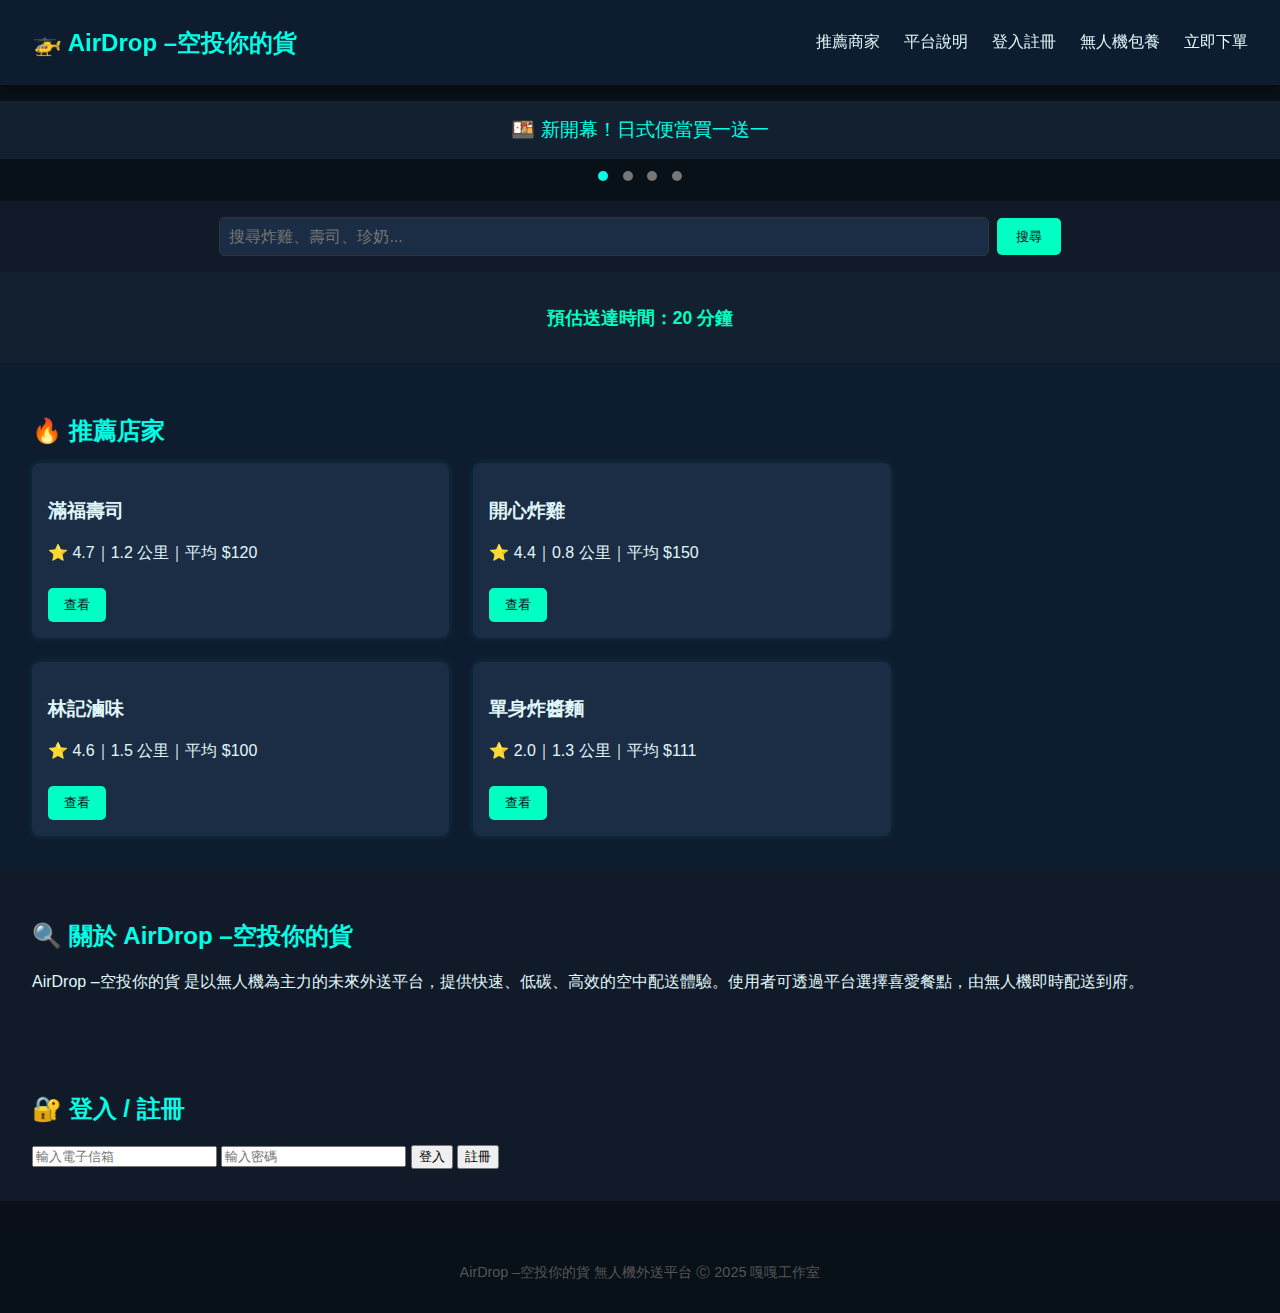
<file: index.html>
<!DOCTYPE html>
<html lang="zh-Hant">
<head>
  <meta charset="UTF-8">
  <meta name="viewport" content="width=device-width, initial-scale=1.0">
  <title>AirDrop –空投你的貨 無人機外送平台</title>
  <link rel="stylesheet" href="style.css">
  <script defer src="main.js"></script>
</head>
<body>
  <!-- 主導覽列 -->
  <nav class="navbar">
    <div class="nav-logo">🚁 AirDrop –空投你的貨</div>
    <ul class="nav-links">
      <li><a href="#featured">推薦商家</a></li>
      <li><a href="info.html">平台說明</a></li>
      <li><a href="#login">登入註冊</a></li>
      <li><a href="drone.html">無人機包養</a></li>
      <li><a href="order.html">立即下單</a></li>
    </ul>
  </nav>

  <!-- 輪播廣告區塊 -->
  <section class="carousel">
    <div class="carousel-container">
      <div class="carousel-slide active">🍱 新開幕！日式便當買一送一</div>
      <div class="carousel-slide">🍔 限時優惠！炸雞全品項 7 折</div>
      <div class="carousel-slide">🍜 免費外送券已發送至帳號</div>
      <div class="carousel-slide">🛸 無人機包養開放申請</div>
    </div>
    <div class="carousel-dots">
      <span class="dot active"></span>
      <span class="dot"></span>
      <span class="dot"></span>
      <span class="dot"></span>
    </div>
  </section>

  <!-- 搜尋欄 -->
  <section class="search-bar">
    <input type="text" placeholder="搜尋炸雞、壽司、珍奶...">
    <button>搜尋</button>
  </section>

  <!-- ETA 倒數 -->
  <section class="eta-box">
    <p>預估送達時間：<span id="eta">--</span></p>
  </section>

  <!-- 推薦店家 -->
  <section id="featured" class="featured-stores">
    <h2>🔥 推薦店家</h2>

    <div class="store-cards">

      <div class="store-card">
        <h3>滿福壽司</h3>
        <p>⭐ 4.7｜1.2 公里｜平均 $120</p>
        <button>查看</button>
      </div>

      <div class="store-card">
        <h3>開心炸雞</h3>
        <p>⭐ 4.4｜0.8 公里｜平均 $150</p>
        <button>查看</button>
      </div>

      <div class="store-card">
        <h3>林記滷味</h3>
        <p>⭐ 4.6｜1.5 公里｜平均 $100</p>
        <button>查看</button>
      </div>

      <div class="store-card">
        <h3>單身炸醬麵</h3>
        <p>⭐ 2.0｜1.3 公里｜平均 $111</p>
        <button>查看</button>
      </div>
    </div>
  </section>

  <!-- 關於平台 -->
  <section id="about" class="about-section">
    <h2>🔍 關於 AirDrop –空投你的貨</h2>
    <p>AirDrop –空投你的貨 是以無人機為主力的未來外送平台，提供快速、低碳、高效的空中配送體驗。使用者可透過平台選擇喜愛餐點，由無人機即時配送到府。</p>
  </section>

  <!-- 登入註冊模擬 -->
  <section id="login" class="login-section">
    <h2>🔐 登入 / 註冊</h2>
    <!-- <p>[ 模擬登入功能，無需實際帳密驗證 ]</p> -->
    <input type="text" placeholder="輸入電子信箱">
    <input type="password" placeholder="輸入密碼">
    <button>登入</button>
    <button>註冊</button>
  </section>

  <footer class="footer">
    <p>AirDrop –空投你的貨 無人機外送平台 Ⓒ 2025 嘎嘎工作室</p>
  </footer>

  <div class="toast" id="toast">📣 熱門店家「阿興便當」剛上架！</div>
</body>
</html>
</file>
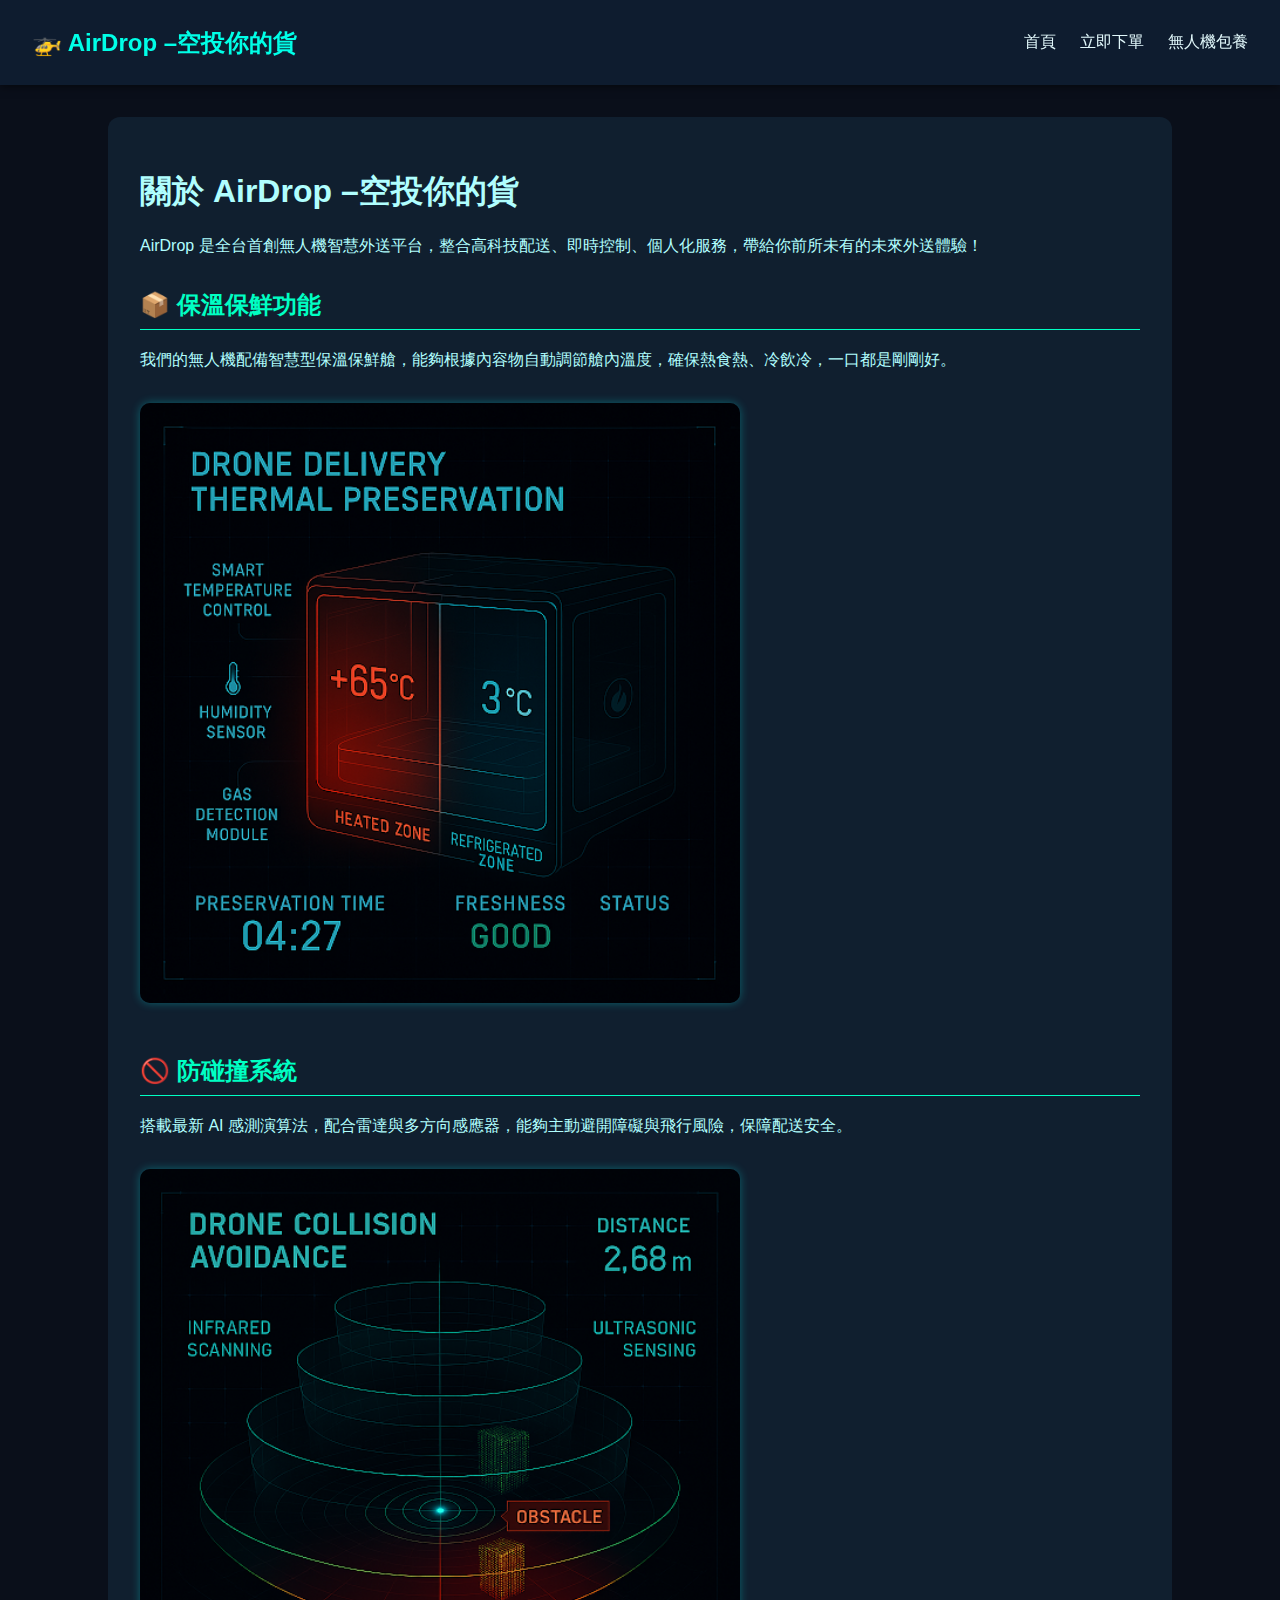
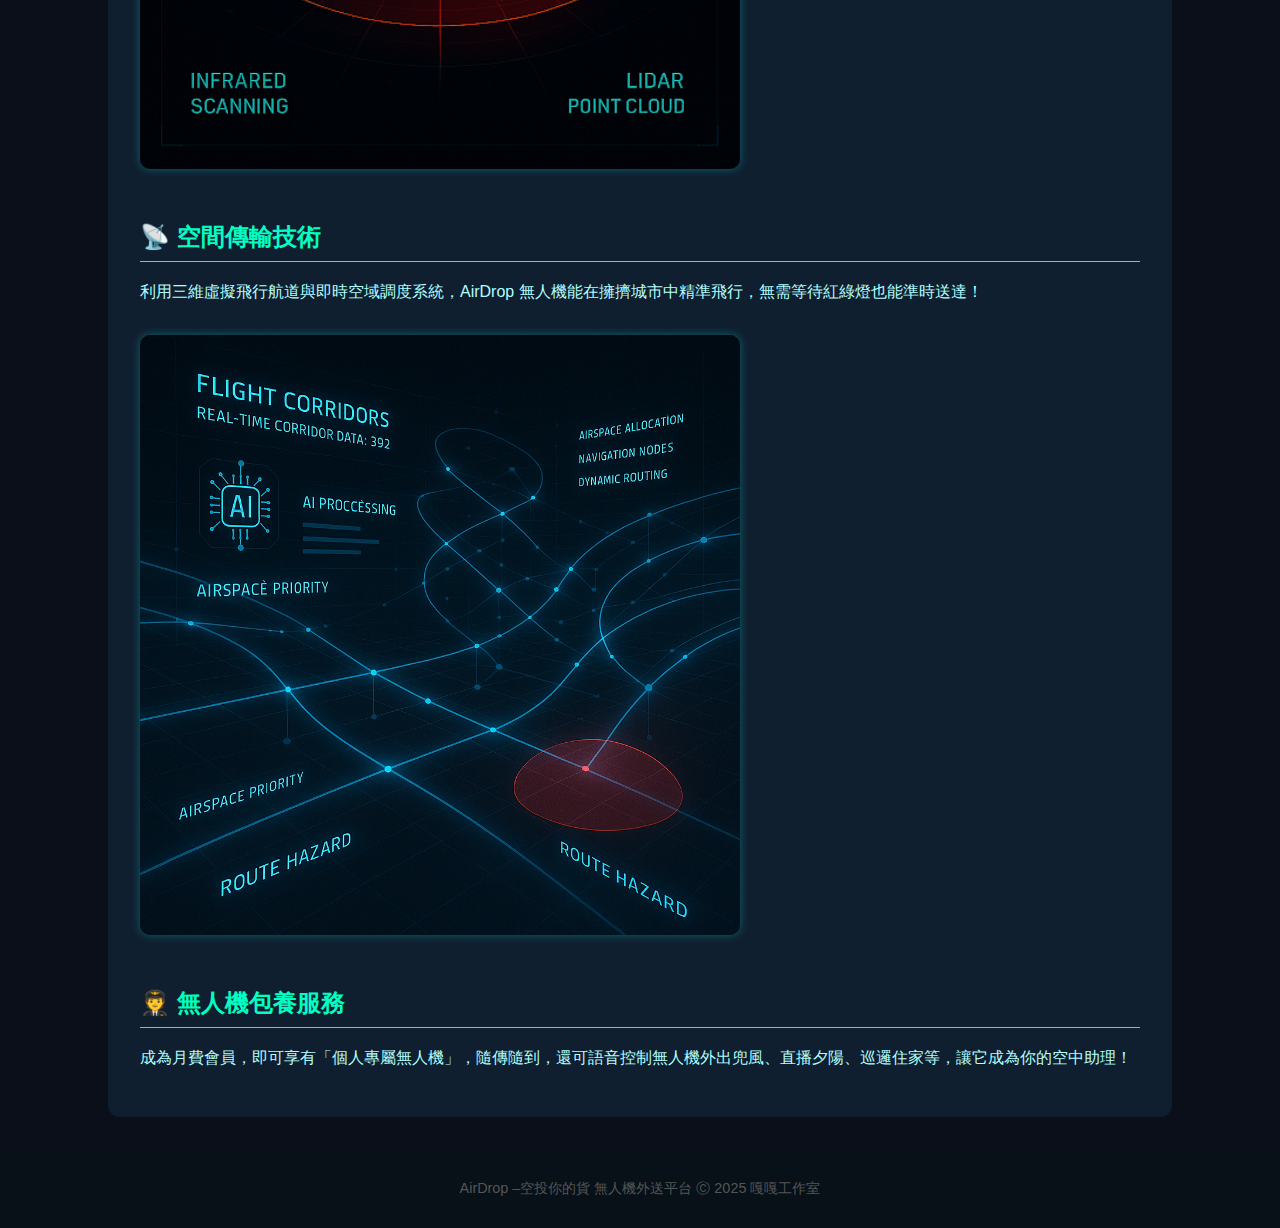
<file: info.html>
<!DOCTYPE html>
<html lang="zh-Hant">
<head>
  <meta charset="UTF-8" />
  <meta name="viewport" content="width=device-width, initial-scale=1.0" />
  <title>關於 AirDrop –空投你的貨 - 無人機外送說明</title>
  <link rel="stylesheet" href="style.css" />
  <style>
    .info-section {
      max-width: 1000px;
      margin: 2rem auto;
      background: #101f2f;
      padding: 2rem;
      border-radius: 12px;
      color: #b0fefe;
    }
    .info-section h2 {
      color: #00ffc3;
      margin-top: 2rem;
      border-bottom: 1px solid #00ffc3;
      padding-bottom: 0.5rem;
    }
    .info-section img {
      width: 100%;
      max-width: 600px;
      margin: 1rem 0;
      border-radius: 10px;
      box-shadow: 0 0 10px rgba(0,255,255,0.3);
    }
  </style>
</head>
<body>
  <nav class="navbar">
    <div class="nav-logo">🚁 AirDrop –空投你的貨</div>
    <ul class="nav-links">
      <li><a href="index.html">首頁</a></li>
      <li><a href="order.html">立即下單</a></li>
      <li><a href="drone.html">無人機包養</a></li>
    </ul>
  </nav>

  <div class="info-section">
    <h1>關於 AirDrop –空投你的貨</h1>
    <p>AirDrop 是全台首創無人機智慧外送平台，整合高科技配送、即時控制、個人化服務，帶給你前所未有的未來外送體驗！</p>

    <h2>📦 保溫保鮮功能</h2>
    <p>我們的無人機配備智慧型保溫保鮮艙，能夠根據內容物自動調節艙內溫度，確保熱食熱、冷飲冷，一口都是剛剛好。</p>
    <img src="photo/preserve.png" alt="保溫保鮮艙圖示" />

    <h2>🚫 防碰撞系統</h2>
    <p>搭載最新 AI 感測演算法，配合雷達與多方向感應器，能夠主動避開障礙與飛行風險，保障配送安全。</p>
    <img src="photo/protect.png" alt="防碰撞技術圖示" />

    <h2>📡 空間傳輸技術</h2>
    <p>利用三維虛擬飛行航道與即時空域調度系統，AirDrop 無人機能在擁擠城市中精準飛行，無需等待紅綠燈也能準時送達！</p>
    <img src="photo/transfer.png" alt="空間傳輸技術示意" />

    <h2>🧑‍✈️ 無人機包養服務</h2>
    <p>成為月費會員，即可享有「個人專屬無人機」，隨傳隨到，還可語音控制無人機外出兜風、直播夕陽、巡邏住家等，讓它成為你的空中助理！</p>
  </div>

  <footer class="footer">
    <p>AirDrop –空投你的貨 無人機外送平台 Ⓒ 2025 嘎嘎工作室</p>
  </footer>
</body>
</html>
</file>
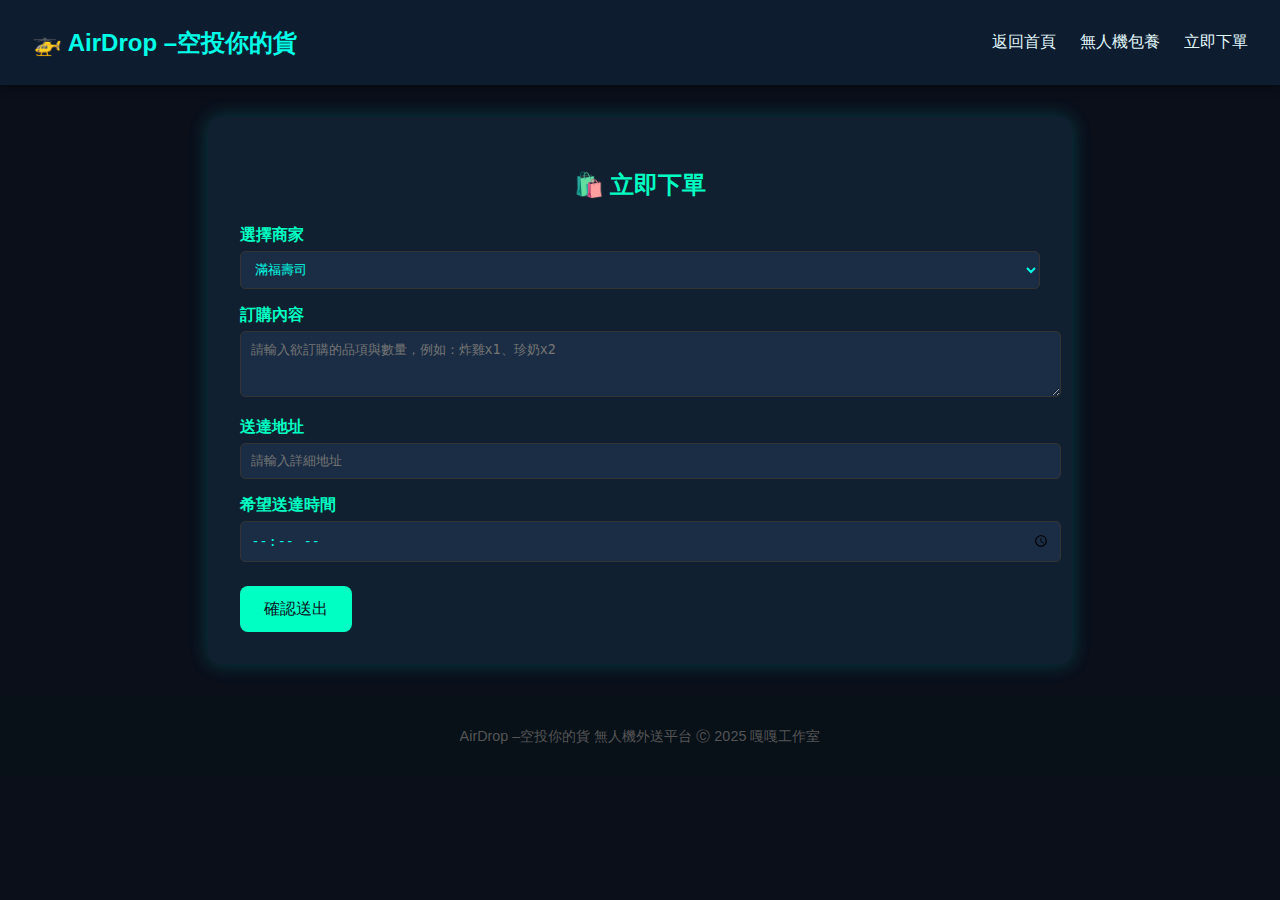
<file: order.html>
<!DOCTYPE html>
<html lang="zh-Hant">
<head>
  <meta charset="UTF-8">
  <meta name="viewport" content="width=device-width, initial-scale=1.0">
  <title>AirDrop –空投你的貨 下單頁面</title>
  <link rel="stylesheet" href="style.css">
  <style>
    .order-container {
      max-width: 800px;
      margin: 2rem auto;
      background: #102030;
      color: #00ffc3;
      padding: 2rem;
      border-radius: 12px;
      box-shadow: 0 0 20px rgba(0, 255, 255, 0.2);
      animation: fadeIn 1s ease-in;
    }

    .order-container h2 {
      text-align: center;
      margin-bottom: 1.5rem;
    }

    .order-form label {
      display: block;
      margin-top: 1rem;
      font-weight: bold;
    }

    .order-form input, .order-form select, .order-form textarea {
      width: 100%;
      padding: 0.6rem;
      margin-top: 0.3rem;
      background: #1b2d44;
      color: #00ffe7;
      border: 1px solid #333;
      border-radius: 5px;
    }

    .order-form button {
      margin-top: 1.5rem;
      padding: 0.8rem 1.5rem;
      background: #00ffc3;
      color: #0a0f1a;
      border: none;
      border-radius: 8px;
      font-size: 1rem;
      cursor: pointer;
    }

    .order-form button:hover {
      background: #00c9a0;
    }

    .order-toast {
      display: none;
      position: fixed;
      top: 20px;
      right: 20px;
      background: #00ffc3;
      color: #0a0f1a;
      padding: 1rem 1.5rem;
      border-radius: 8px;
      box-shadow: 0 0 10px rgba(0,255,255,0.3);
      z-index: 999;
      animation: fadeInOut 3s ease forwards;
    }

    @keyframes fadeIn {
      from { opacity: 0; }
      to { opacity: 1; }
    }

    @keyframes fadeInOut {
      0% { opacity: 0; transform: translateY(-10px); }
      10% { opacity: 1; transform: translateY(0); }
      90% { opacity: 1; transform: translateY(0); }
      100% { opacity: 0; transform: translateY(-10px); }
    }
  </style>
</head>
<body>
  <nav class="navbar">
    <div class="nav-logo">🚁 AirDrop –空投你的貨</div>
    <ul class="nav-links">
      <li><a href="index.html">返回首頁</a></li>
      <li><a href="drone.html">無人機包養</a></li>
      <li><a href="order.html">立即下單</a></li>
    </ul>
  </nav>

  <div class="order-container">
    <h2>🛍️ 立即下單</h2>
    <form class="order-form" onsubmit="submitOrder(event)">
      <label for="store">選擇商家</label>
      <select id="store">
        <option>滿福壽司</option>
        <option>開心炸雞</option>
        <option>林記滷味</option>
        <option>單身炸醬麵</option>
      </select>

      <label for="items">訂購內容</label>
      <textarea id="items" rows="3" placeholder="請輸入欲訂購的品項與數量，例如：炸雞x1、珍奶x2"></textarea>

      <label for="location">送達地址</label>
      <input type="text" id="location" placeholder="請輸入詳細地址">

      <label for="time">希望送達時間</label>
      <input type="time" id="time">

      <button type="submit">確認送出</button>
    </form>
  </div>

  <div class="order-toast" id="toast">✅ 訂單已送出！無人機正在準備起飛…</div>

  <footer class="footer">
    <p>AirDrop –空投你的貨 無人機外送平台 Ⓒ 2025 嘎嘎工作室</p>
  </footer>

  <script>
    function submitOrder(event) {
      event.preventDefault();
      const toast = document.getElementById('toast');
      toast.style.display = 'block';
      setTimeout(() => {
        toast.style.display = 'none';
      }, 3000);
    }
  </script>
</body>
</html>
</file>
<file: style.css>
/* 全域設定 */
body {
  margin: 0;
  font-family: "Noto Sans TC", sans-serif;
  background-color: #0a0f1a;
  color: #e0f7fa;
}

/* 導覽列 */
.navbar {
  background-color: #0e1c2f;
  display: flex;
  justify-content: space-between;
  align-items: center;
  padding: 1rem 2rem;
  position: sticky;
  top: 0;
  z-index: 1000;
  box-shadow: 0 2px 8px rgba(0,0,0,0.5);
}

.nav-logo {
  font-size: 1.5rem;
  font-weight: bold;
  color: #00ffe7;
}

.nav-links {
  list-style: none;
  display: flex;
  gap: 1.5rem;
}

.nav-links a {
  color: #e0f7fa;
  text-decoration: none;
  font-weight: 500;
}

.nav-links a:hover {
  color: #00ffc3;
}

/* 輪播廣告 */
.carousel {
  background-color: #081018;
  padding: 1rem 0;
  overflow: hidden;
  position: relative;
}

.carousel-container {
  display: flex;
  transition: transform 0.5s ease-in-out;
  width: 400%;
}

.carousel-slide {
  width: 100vw;
  text-align: center;
  font-size: 1.2rem;
  padding: 1rem 0;
  background-color: #132030;
  color: #00ffe7;
}

.carousel-dots {
  text-align: center;
  margin-top: 0.5rem;
}

.carousel-dots .dot {
  display: inline-block;
  width: 10px;
  height: 10px;
  background-color: #777;
  border-radius: 50%;
  margin: 0 5px;
  cursor: pointer;
}

.carousel-dots .dot.active {
  background-color: #00ffe7;
}

/* 搜尋欄 */
.search-bar {
  background: #101a28;
  display: flex;
  justify-content: center;
  align-items: center;
  padding: 1rem;
}

.search-bar input {
  width: 60%;
  padding: 0.6rem;
  font-size: 1rem;
  border: 1px solid #333;
  border-radius: 5px;
  margin-right: 0.5rem;
  background-color: #1b2d44;
  color: #00ffe7;
}

.search-bar button {
  padding: 0.6rem 1.2rem;
  background-color: #00ffc3;
  color: #0a0f1a;
  border: none;
  border-radius: 5px;
  cursor: pointer;
}

/* ETA 倒數 */
.eta-box {
  text-align: center;
  background: #132030;
  padding: 1rem;
  color: #00ffc3;
  font-weight: bold;
  font-size: 1.1rem;
}

/* 推薦店家 */
.featured-stores {
  padding: 2rem;
  background: #0e1c2f;
}

.featured-stores h2 {
  margin-bottom: 1rem;
  color: #00ffe7;
}

.store-cards {
  display: flex;
  gap: 1.5rem;
  flex-wrap: wrap;
}

.store-card {
  background-color: #1b2d44;
  padding: 1rem;
  border-radius: 8px;
  box-shadow: 0 0 8px rgba(0,255,255,0.1);
  width: calc(33% - 1rem);
  color: #e0f7fa;
}

.store-card button {
  margin-top: 0.5rem;
  padding: 0.5rem 1rem;
  background-color: #00ffc3;
  color: #0a0f1a;
  border: none;
  border-radius: 5px;
  cursor: pointer;
}

/* 說明與登入區 */
.about-section,
.login-section {
  padding: 2rem;
  background-color: #101a28;
}

.about-section h2,
.login-section h2 {
  color: #00ffe7;
}

input[type=\"text\"], input[type=\"password\"] {
  display: block;
  margin: 0.5rem 0;
  padding: 0.6rem;
  width: 100%;
  background-color: #1b2d44;
  color: #00ffe7;
  border: 1px solid #333;
  border-radius: 5px;
}

/* 按鈕統一 */
button:hover {
  background-color: #00bfa6;
}

/* Footer */
.footer {
  text-align: center;
  padding: 1rem;
  background-color: #081018;
  color: #555;
  font-size: 0.9rem;
  margin-top: 2rem;
}

/* Toast */
.toast {
  position: fixed;
  bottom: 1.5rem;
  right: 1.5rem;
  background: #00ffc3;
  color: #0a0f1a;
  padding: 1rem 1.2rem;
  border-radius: 5px;
  display: none;
  font-weight: bold;
  box-shadow: 0 0 10px rgba(0,255,255,0.3);
}
</file>
